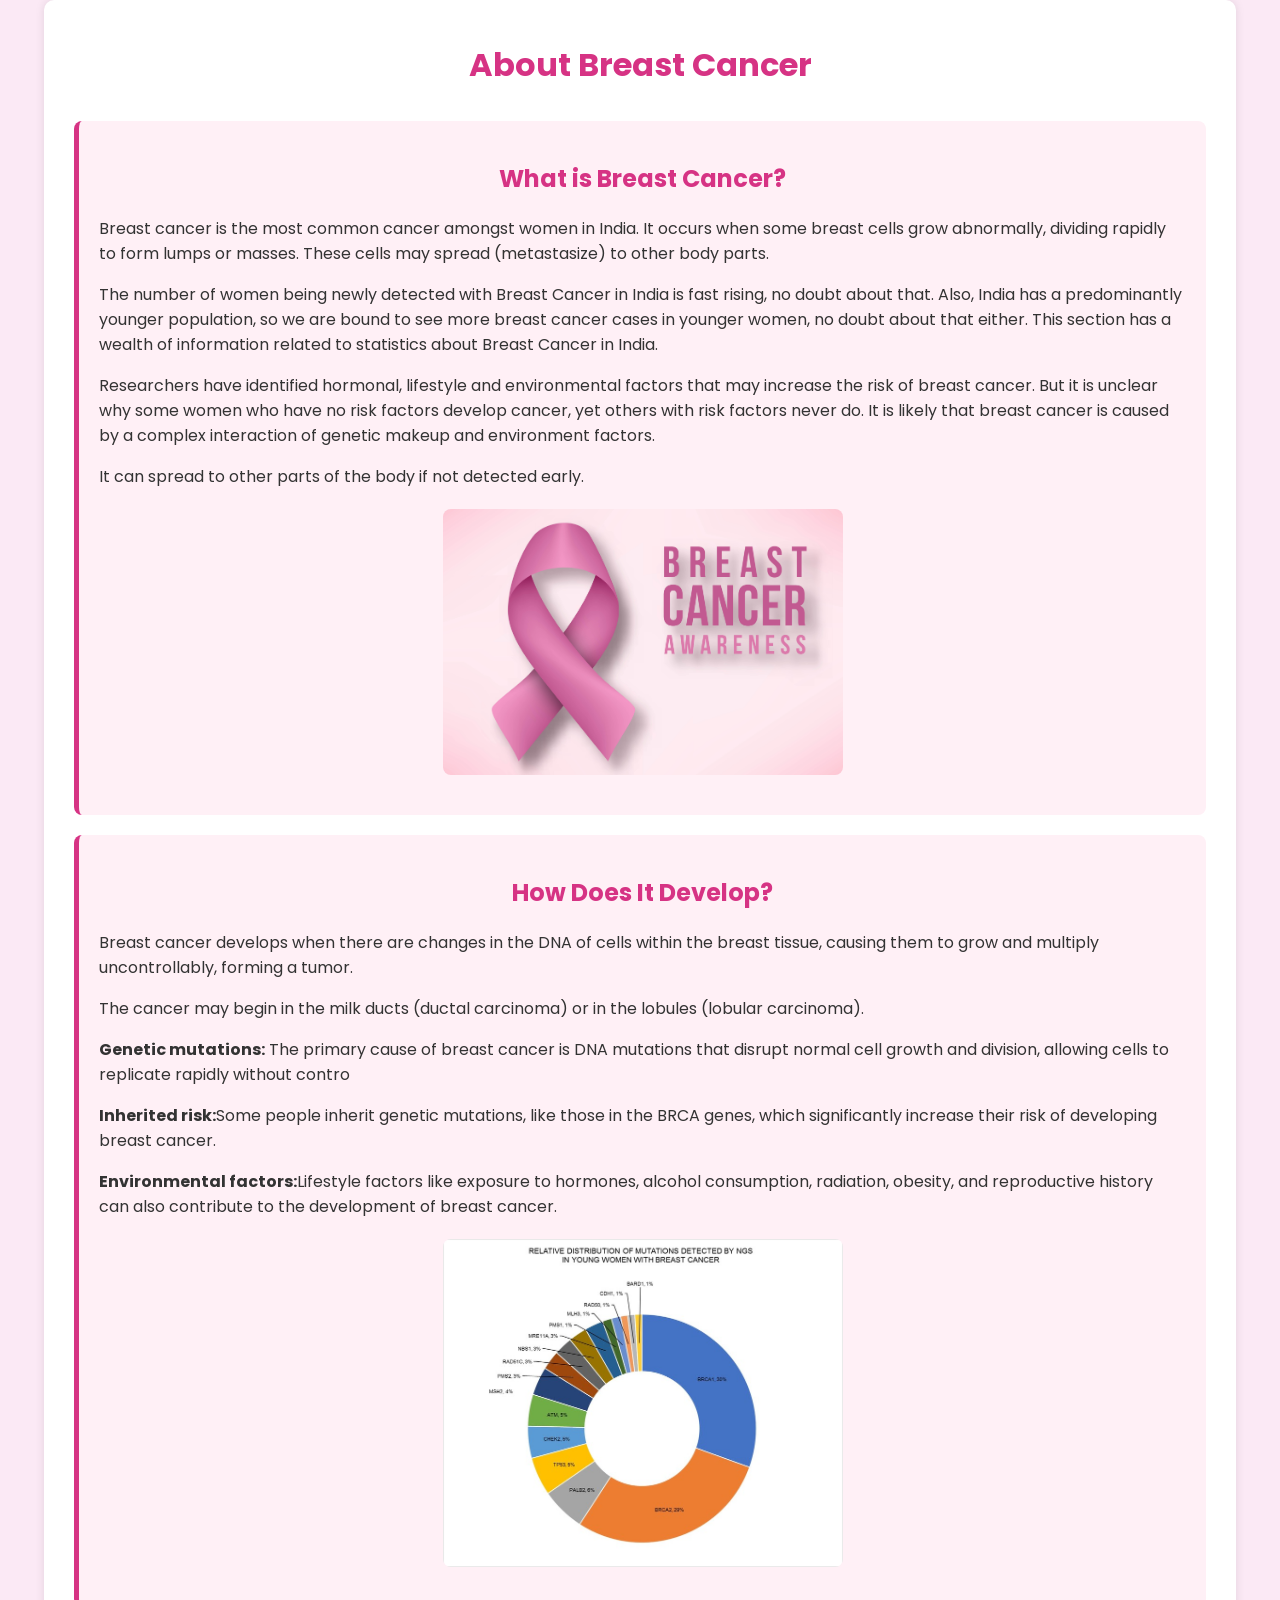
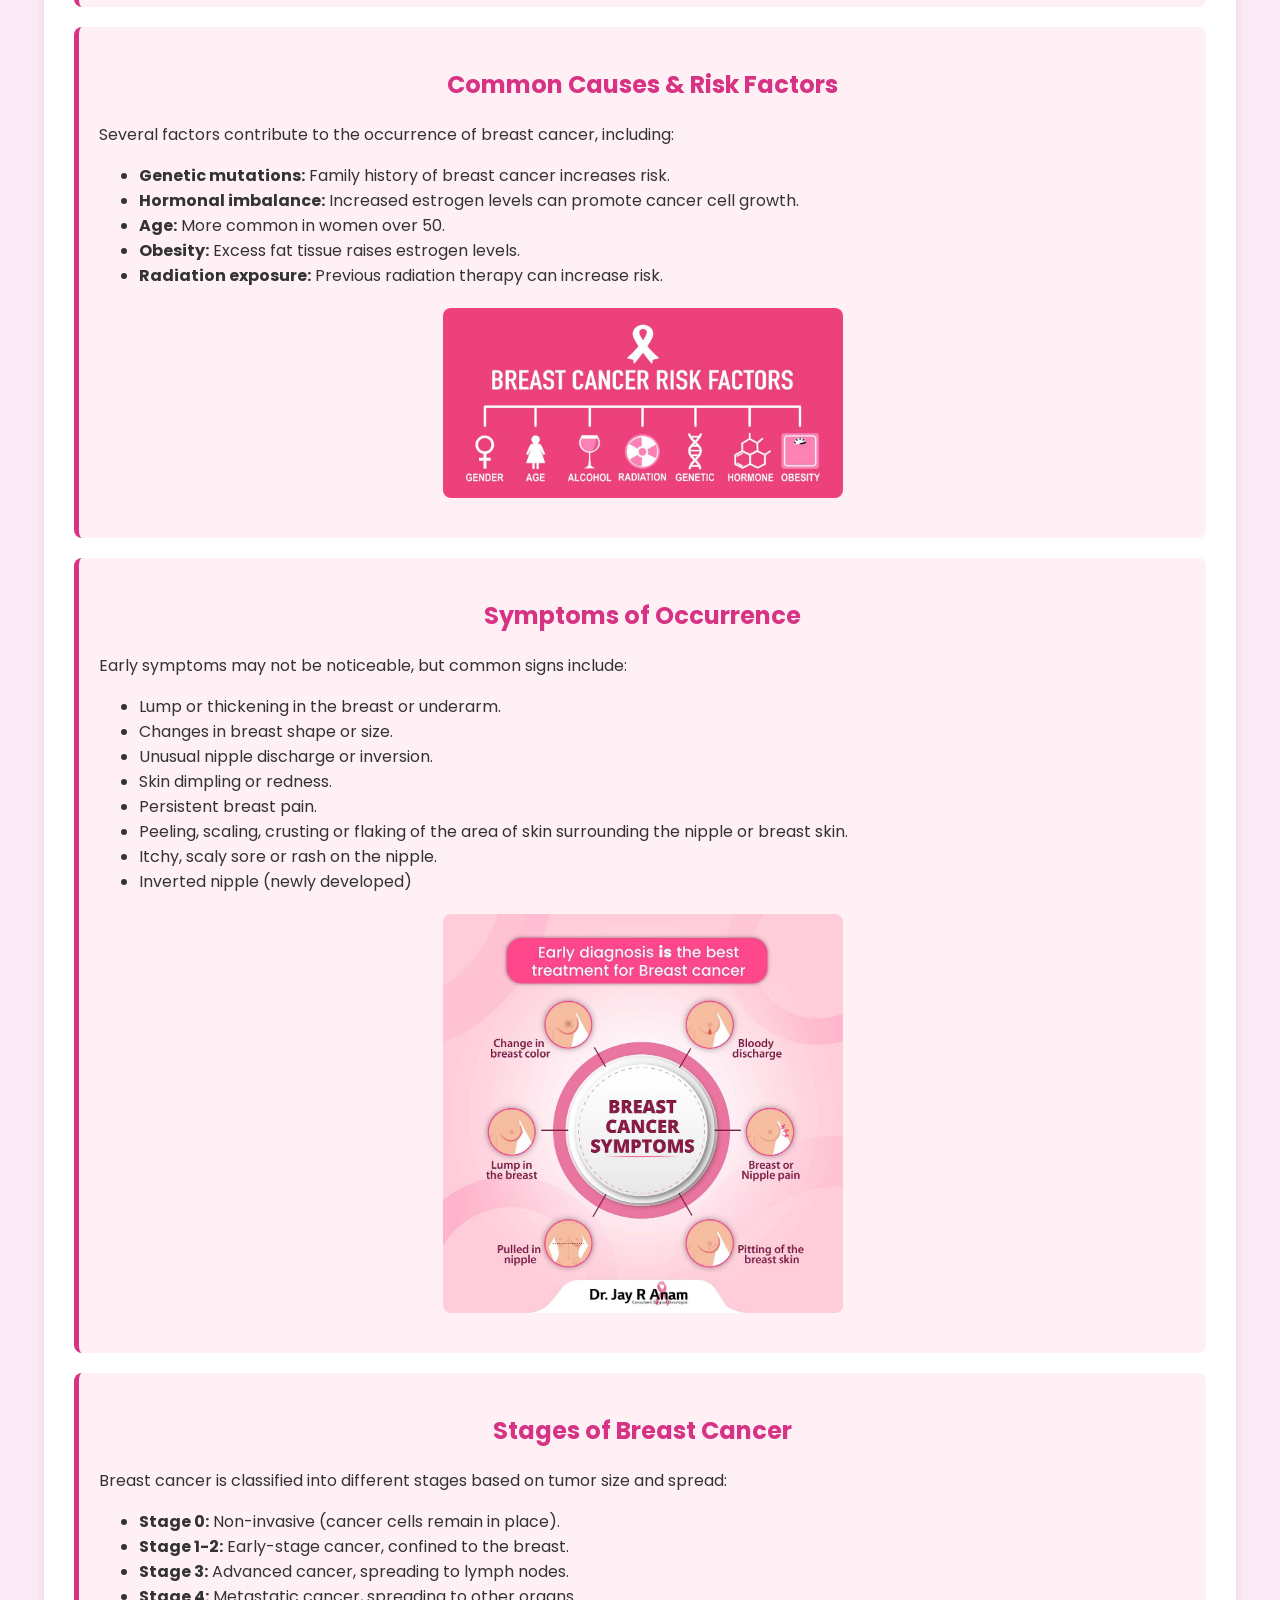
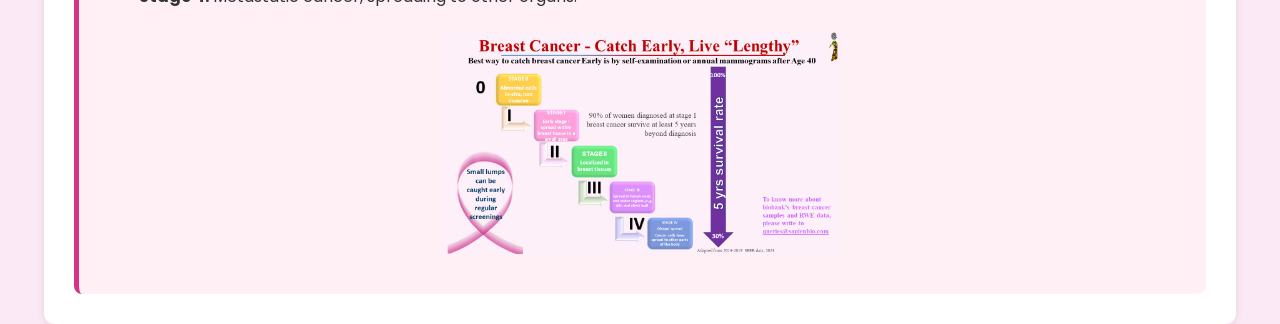
<file: templates/about.html>
<!DOCTYPE html>
<html lang="en">

<head>
    <meta charset="UTF-8">
    <meta name="viewport" content="width=device-width, initial-scale=1.0">
    <title>About Breast Cancer</title>
    <link href="https://fonts.googleapis.com/css2?family=Poppins:wght@300;400;600&display=swap" rel="stylesheet">
    <style>
        /* General Styling */
        body {
            font-family: 'Poppins', sans-serif;
            margin: 0;
            padding: 0;
            background-color: #fbe9f5;
            color: #333;
        }

        /* Container */
        .container {
            width: 90%;
            max-width: 1200px;
            margin: auto;
            padding: 20px;
            background: #fff;
            box-shadow: 0 0 10px rgba(0, 0, 0, 0.1);
            border-radius: 10px;
        }

        h1 {
            text-align: center;
            color: #d63384;
        }

        .content {
            display: flex;
            flex-wrap: wrap;
            justify-content: space-between;
        }

        /* Section Styling */
        .section {
            flex: 1 1 calc(50% - 20px);
            margin: 10px;
            padding: 20px;
            border-left: 5px solid #d63384;
            background: #fff0f6;
            border-radius: 8px;

        }

        .section h2 {
            color: #d63384;
            text-align: center;
        }

        .section ul {
            text-align: left;
        }

        .section img {
            width: 100%;
            max-width: 400px;
            border-radius: 8px;
            margin: 20px auto;
            display: block;
        }

        /* Responsive Design */
        @media (max-width: 1024px) {
            .section {
                flex: 1 1 100%;
                text-align: center;
            }

            .section ul {
                padding-left: 20px;
            }
        }

        @media (max-width: 768px) {
            .container {
                width: 95%;
                padding: 15px;
            }

            h1 {
                font-size: 24px;
            }

            .section {
                padding: 15px;
                text-align: left;
            }

            .section img {
                max-width: 100%;
            }
        }
    </style>
</head>

<body>

    <div class="container">
        <h1>About Breast Cancer</h1>
        <div class="content">

            <!-- What is Breast Cancer? -->
            <div class="section">
                <h2>What is Breast Cancer?</h2>
                <p>Breast cancer is the most common cancer amongst women in India. It occurs when some breast cells grow
                    abnormally, dividing rapidly to form lumps or masses. These cells may spread (metastasize) to other
                    body parts.</p>

                <p>The number of women being newly detected with Breast Cancer in India is fast rising, no doubt about
                    that. Also, India has a predominantly younger population, so we are bound to see more breast cancer
                    cases in younger women, no doubt about that either. This section has a wealth of information related
                    to statistics about Breast Cancer in India.</p>

                <p>Researchers have identified hormonal, lifestyle and environmental factors that may increase the risk
                    of breast cancer. But it is unclear why some women who have no risk factors develop cancer, yet
                    others with risk factors never do. It is likely that breast cancer is caused by a complex
                    interaction of genetic makeup and environment factors.</p>
                <p>It can spread to other parts of the body if not detected early.</p>
                <img src="../static/assets/breast-cancer-awareness.jpg" alt="Breast Cancer Cells">
            </div>

            <!-- How Does It Develop? -->
            <div class="section">
                <h2>How Does It Develop?</h2>
                <p>Breast cancer develops when there are changes in the DNA of cells within the breast tissue, causing them to grow and multiply uncontrollably, forming a tumor.</p>
                <p></p>
                <p>The cancer may begin in the milk ducts (ductal carcinoma) or in the lobules (lobular carcinoma).</p>

                <p><strong>Genetic mutations:</strong>
                    The primary cause of breast cancer is DNA mutations that disrupt normal cell growth and division, allowing cells to replicate rapidly without contro</p>

                    <p><strong>Inherited risk:</strong>Some people inherit genetic mutations, like those in the BRCA genes, which significantly increase their risk of developing breast cancer. </p>

                    <p><strong>Environmental factors:</strong>Lifestyle factors like exposure to hormones, alcohol consumption, radiation, obesity, and reproductive history can also contribute to the development of breast cancer.</p>
                <img src="../static/assets/mutation.png" alt="Genetic Mutation">
            </div>

            <!-- Common Causes & Risk Factors -->
            <div class="section">
                <h2>Common Causes & Risk Factors</h2>
                <p>Several factors contribute to the occurrence of breast cancer, including:</p>
                <ul>
                    <li><strong>Genetic mutations:</strong> Family history of breast cancer increases risk.</li>
                    <li><strong>Hormonal imbalance:</strong> Increased estrogen levels can promote cancer cell growth.
                    </li>
                    <li><strong>Age:</strong> More common in women over 50.</li>
                    <li><strong>Obesity:</strong> Excess fat tissue raises estrogen levels.</li>
                    <li><strong>Radiation exposure:</strong> Previous radiation therapy can increase risk.</li>
                </ul>
                <img src="../static/assets/risk-factors.jpg" alt="Risk Factors">
            </div>

            <!-- Symptoms of Occurrence -->
            <div class="section">
                <h2>Symptoms of Occurrence</h2>
                <p>Early symptoms may not be noticeable, but common signs include:</p>
                <ul>
                    <li>Lump or thickening in the breast or underarm.</li>
                    <li>Changes in breast shape or size.</li>
                    <li>Unusual nipple discharge or inversion.</li>
                    <li>Skin dimpling or redness.</li>
                    <li>Persistent breast pain.</li>
                    <li>Peeling, scaling, crusting or flaking of the area of skin surrounding the nipple or breast skin.</li>
                <li>Itchy, scaly sore or rash on the nipple.</li>
                <li>Inverted nipple (newly developed)</li>
                </ul>
                <img src="../static/assets/symptoms.jpg" alt="Breast Symptoms">
            </div>

            <!-- Stages of Breast Cancer -->
            <div class="section">
                <h2>Stages of Breast Cancer</h2>
                <p>Breast cancer is classified into different stages based on tumor size and spread:</p>
                <ul>
                    <li><strong>Stage 0:</strong> Non-invasive (cancer cells remain in place).</li>
                    <li><strong>Stage 1-2:</strong> Early-stage cancer, confined to the breast.</li>
                    <li><strong>Stage 3:</strong> Advanced cancer, spreading to lymph nodes.</li>
                    <li><strong>Stage 4:</strong> Metastatic cancer, spreading to other organs.</li>
                </ul>
                <img src="../static/assets/stage.jpg" alt="Breast Cancer Stages">
            </div>

        </div>
    </div>

</body>

</html>
</file>
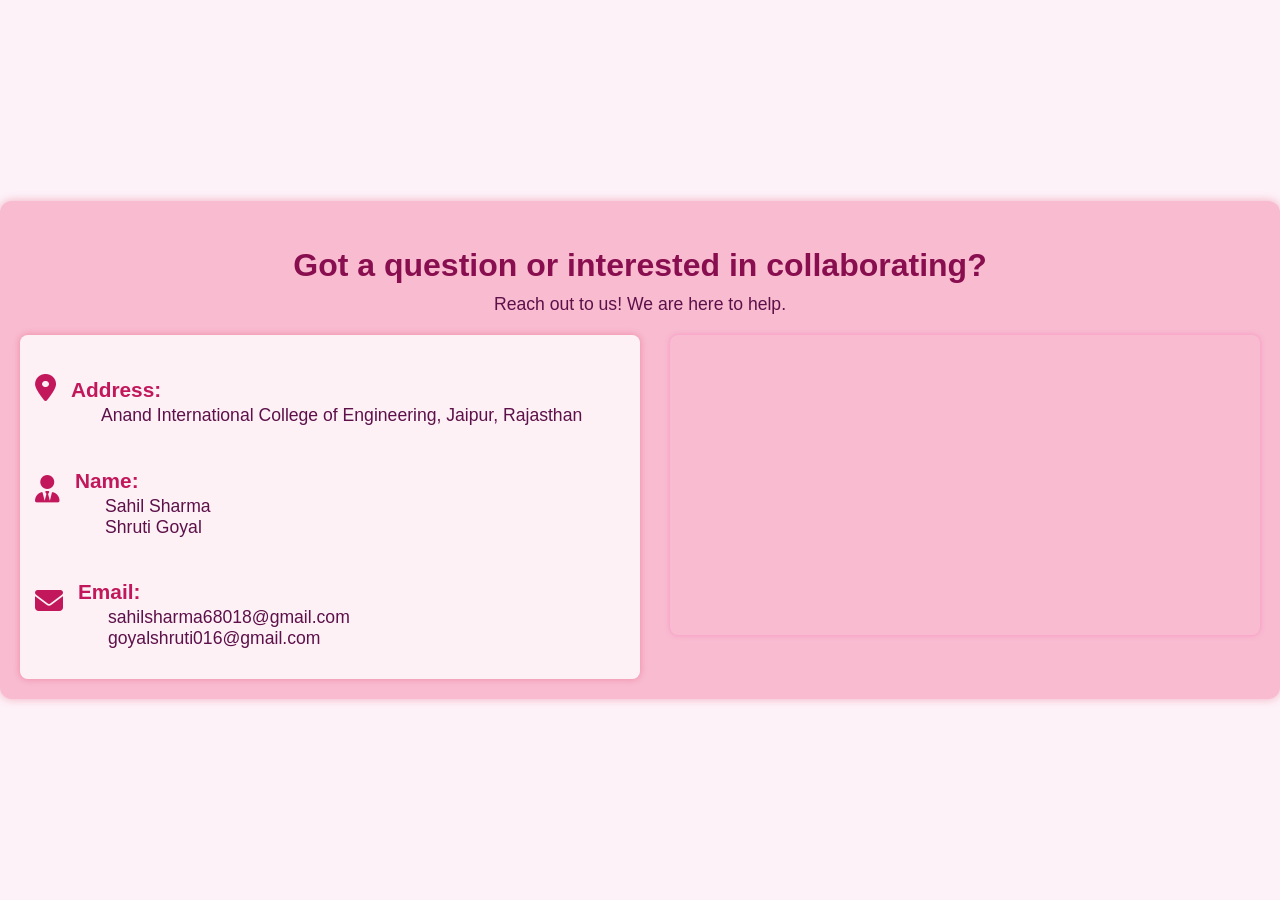
<file: templates/contact.html>
<!DOCTYPE html>
<html lang="en">

<head>
    <meta charset="UTF-8">
    <meta name="viewport" content="width=device-width, initial-scale=1.0">
    <title>Contact</title>
    <link rel="stylesheet" href="https://cdnjs.cloudflare.com/ajax/libs/font-awesome/6.7.2/css/all.min.css"
        integrity="sha512-Evv84Mr4kqVGRNSgIGL/F/aIDqQb7xQ2vcrdIwxfjThSH8CSR7PBEakCr51Ck+w+/U6swU2Im1vVX0SVk9ABhg=="
        crossorigin="anonymous" referrerpolicy="no-referrer" />
    <style>
        /* Global Styles */
        body {
            font-family: 'Poppins', sans-serif;
            margin: 0;
            padding: 0;
            background-color: #fdf2f8; /* Light Pink Background */
            display: flex;
            justify-content: center;
            align-items: center;
            min-height: 100vh;
            color: #333; /* Dark Text for Better Contrast */
            text-align: left;
        }

        /* Main Content */
        .main-content {
            width: 100%;
            background: #f8bbd0; /* Matching Section Background */
            padding: 20px;
            border-radius: 12px;
            box-shadow: 0px 0px 10px rgba(220, 20, 60, 0.3);
        }

        h2 {
            font-size: 2rem;
            font-weight: 600;
            margin-bottom: 10px;
            color: #880e4f; /* Dark Pink Heading */
            text-align: center;
        }

        p {
            font-size: 1.1rem;
            max-width: 600px;
            margin: 0 auto 20px;
            color: #5d1049; /* Slightly Darker Pink */
            text-align: center;
        }

        /* Contact Section */
        .contact-container {
            display: flex;
            justify-content: space-between;
            align-items: flex-start;
            gap: 30px;
        }

        /* Contact Info */
        .contact-info {
            width: 50%;
            padding: 15px;
            border-radius: 8px;
            background: rgba(255, 255, 255, 0.8); /* White Box */
            box-shadow: 0px 0px 7px rgba(220, 20, 60, 0.3);
        }

        .info-item {
            display: flex;
            align-items: center;
            margin-bottom: 15px;
        }

        .info-item h4 {
            font-size: 1.3rem;
            margin-bottom: 3px;
            color: #c2185b; /* Medium Pink */
        }

        /* Ensure Proper Vertical Alignment for Name & Email */
.info-item div {
    display: flex;
    flex-direction: column;
}

.info-item p {
    margin: 0; /* Remove extra margin */
    padding-left: 30px; /* Adjust this value as needed */
    text-align: left;
}


        .info-item i {
            font-size: 28px;
            color: #c2185b;
            margin-right: 15px;
        }

        /* Google Map */
        .map {
            width: 50%;
        }

        .map iframe {
            width: 100%;
            height: 300px;
            border-radius: 8px;
            border: none;
            box-shadow: 0px 0px 5px rgba(255, 105, 180, 0.5);
        }

        /* Responsive Design */
        @media (max-width: 768px) {
            .contact-container {
                flex-direction: column;
                align-items: center;
            }

            .contact-info, .map {
                width: 100%;
            }
        }
    </style>
</head>

<body>

    <!-- Main Contact Section -->
    <div class="main-content">
        <h2>Got a question or interested in collaborating?</h2>
        <p> Reach out to us! We are here to help.</p>

        <div class="contact-container">
            <!-- Contact Details (Left) -->
            <div class="contact-info">
                <div class="info-item">
                    <i class="fas fa-map-marker-alt"></i>
                    <div>
                        <h4>Address:</h4>
                        <p>Anand International College of Engineering, Jaipur, Rajasthan</p>
                    </div>
                </div>
                <div class="info-item">
                    <i class="fa-solid fa-user-tie"></i>
                    <div>
                        <h4>Name:</h4>
                        <p>Sahil Sharma</p>
                        <p>Shruti Goyal</p>
                    </div>
                </div>
                <div class="info-item">
                    <i class="fas fa-envelope"></i>
                    <div>
                        <h4>Email:</h4>
                        <p>sahilsharma68018@gmail.com</p>
                        <p>goyalshruti016@gmail.com</p>
                    </div>
                </div>
            </div>

            <!-- Google Map (Right) -->
            <div class="map">
                <iframe
                    src="https://www.google.com/maps/embed?pb=!1m18!1m12!1m3!1d3559.295363650188!2d75.9683648748933!3d26.862355462253884!2m3!1f0!2f0!3f0!3m2!1i1024!2i768!4f13.1!3m3!1m2!1s0x396db8be74c25e59%3A0x675325c0c46956fc!2sAnand%20International%20College%20of%20Engineering!5e0!3m2!1sen!2sin!4v1740547663276!5m2!1sen!2sin"
                    allowfullscreen="">
                </iframe>
            </div>
        </div>
    </div>

</body>

</html>
</file>
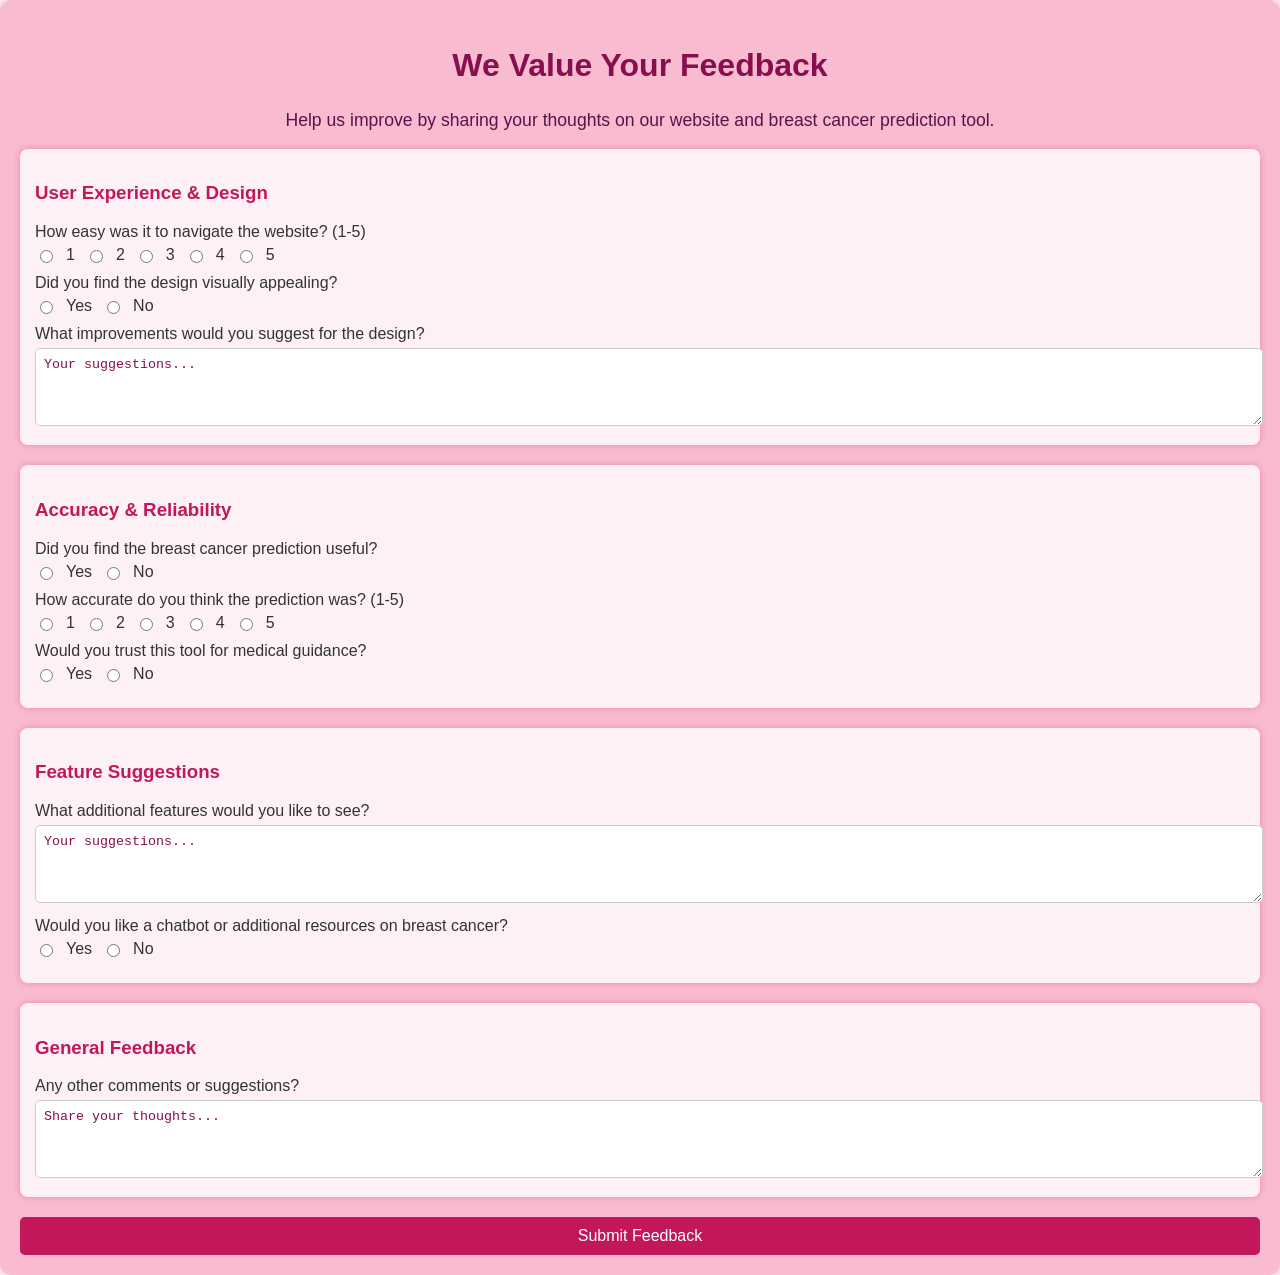
<file: templates/feedback.html>
<!DOCTYPE html>
<html lang="en">

<head>
    <meta charset="UTF-8">
    <meta name="viewport" content="width=device-width, initial-scale=1.0">
    <title>Feedback</title>
    <style>
        /* Global Styles */
body {
    font-family: 'Poppins', sans-serif;
    margin: 0;
    padding: 0;
    background-color: #fdf2f8; /* Light Pink Background */
    display: flex;
    justify-content: center;
    align-items: center;
    min-height: 100vh;
    color: #333;
}

/* Main Container */
.feedback-container {
    width: 100%;
    background: #f8bbd0; /* Matching Section Background */
    padding: 20px;
    border-radius: 12px;
    box-shadow: 0px 0px 10px rgba(220, 20, 60, 0.3);
    text-align: center;
}

/* Headings */
h2 {
    font-size: 2rem;
    font-weight: 600;
    color: #880e4f;
}

p {
    font-size: 1.1rem;
    color: #5d1049;
}

/* Form */
form {
    display: flex;
    flex-direction: column;
    gap: 20px;
}

/* Feedback Section */
.feedback-section {
    background: rgba(255, 255, 255, 0.8);
    padding: 15px;
    border-radius: 8px;
    box-shadow: 0px 0px 7px rgba(220, 20, 60, 0.3);
    text-align: left;
}

.feedback-section h3 {
    color: #c2185b;
}

/* Labels */
label {
    font-weight: 500;
    display: block;
    margin: 10px 0 5px;
}

/* Radio Button Groups */
.radio-group, .rating {
    display: flex;
    gap: 10px;
    margin-bottom: 10px;
}

/* Textarea */
textarea {
    width: 100%;
    min-height: 60px;
    padding: 8px;
    border: 1px solid #ccc;
    border-radius: 5px;
    resize: vertical;
}

textarea::placeholder {
    color: #880e4f; /* Dark Pink */
}

input::placeholder {
    color: #880e4f; /* Dark Pink */
  
}


/* Submit Button */
button {
    background: #c2185b;
    color: white;
    border: none;
    padding: 10px 15px;
    border-radius: 5px;
    font-size: 1rem;
    cursor: pointer;
    transition: 0.3s;
}

button:hover {
    background: #880e4f;
}

/* Responsive Design */
@media (max-width: 768px) {
    .feedback-container {
        width: 95%;
    }
}

    </style>
</head>

<body>
    <div class="feedback-container">
        <h2>We Value Your Feedback</h2>
        <p>Help us improve by sharing your thoughts on our website and breast cancer prediction tool.</p>

        <form action="/feedback" method="POST">
            <!-- User Experience & Design Feedback -->
            <div class="feedback-section">
                <h3>User Experience & Design</h3>
                <label>How easy was it to navigate the website? (1-5)</label>
                <div class="rating">
                    <input type="radio" name="navigation" value="1"> 1
                    <input type="radio" name="navigation" value="2"> 2
                    <input type="radio" name="navigation" value="3"> 3
                    <input type="radio" name="navigation" value="4"> 4
                    <input type="radio" name="navigation" value="5"> 5
                </div>

                <label>Did you find the design visually appealing?</label>
                <div class="radio-group">
                    <input type="radio" name="design" value="Yes"> Yes
                    <input type="radio" name="design" value="No"> No
                </div>

                <label>What improvements would you suggest for the design?</label>
                <textarea name="design_suggestions" placeholder="Your suggestions..."></textarea>
            </div>

            <!-- Accuracy & Reliability Feedback -->
            <div class="feedback-section">
                <h3>Accuracy & Reliability</h3>
                <label>Did you find the breast cancer prediction useful?</label>
                <div class="radio-group">
                    <input type="radio" name="useful" value="Yes"> Yes
                    <input type="radio" name="useful" value="No"> No
                </div>

                <label>How accurate do you think the prediction was? (1-5)</label>
                <div class="rating">
                    <input type="radio" name="accuracy" value="1"> 1
                    <input type="radio" name="accuracy" value="2"> 2
                    <input type="radio" name="accuracy" value="3"> 3
                    <input type="radio" name="accuracy" value="4"> 4
                    <input type="radio" name="accuracy" value="5"> 5
                </div>

                <label>Would you trust this tool for medical guidance?</label>
                <div class="radio-group">
                    <input type="radio" name="trust" value="Yes"> Yes
                    <input type="radio" name="trust" value="No"> No
                </div>
            </div>

            <!-- Feature Suggestions -->
            <div class="feedback-section">
                <h3>Feature Suggestions</h3>
                <label>What additional features would you like to see?</label>
                <textarea name="features" placeholder="Your suggestions..."></textarea>

                <label>Would you like a chatbot or additional resources on breast cancer?</label>
                <div class="radio-group">
                    <input type="radio" name="chatbot" value="Yes"> Yes
                    <input type="radio" name="chatbot" value="No"> No
                </div>
            </div>

            <!-- General Feedback -->
            <div class="feedback-section">
                <h3>General Feedback</h3>
                <label>Any other comments or suggestions?</label>
                <textarea name="general_feedback" placeholder="Share your thoughts..."></textarea>
            </div>

            <!-- Submit Button -->
            <button type="submit">Submit Feedback</button>
        </form>
    </div>
</body>
</html>
</file>
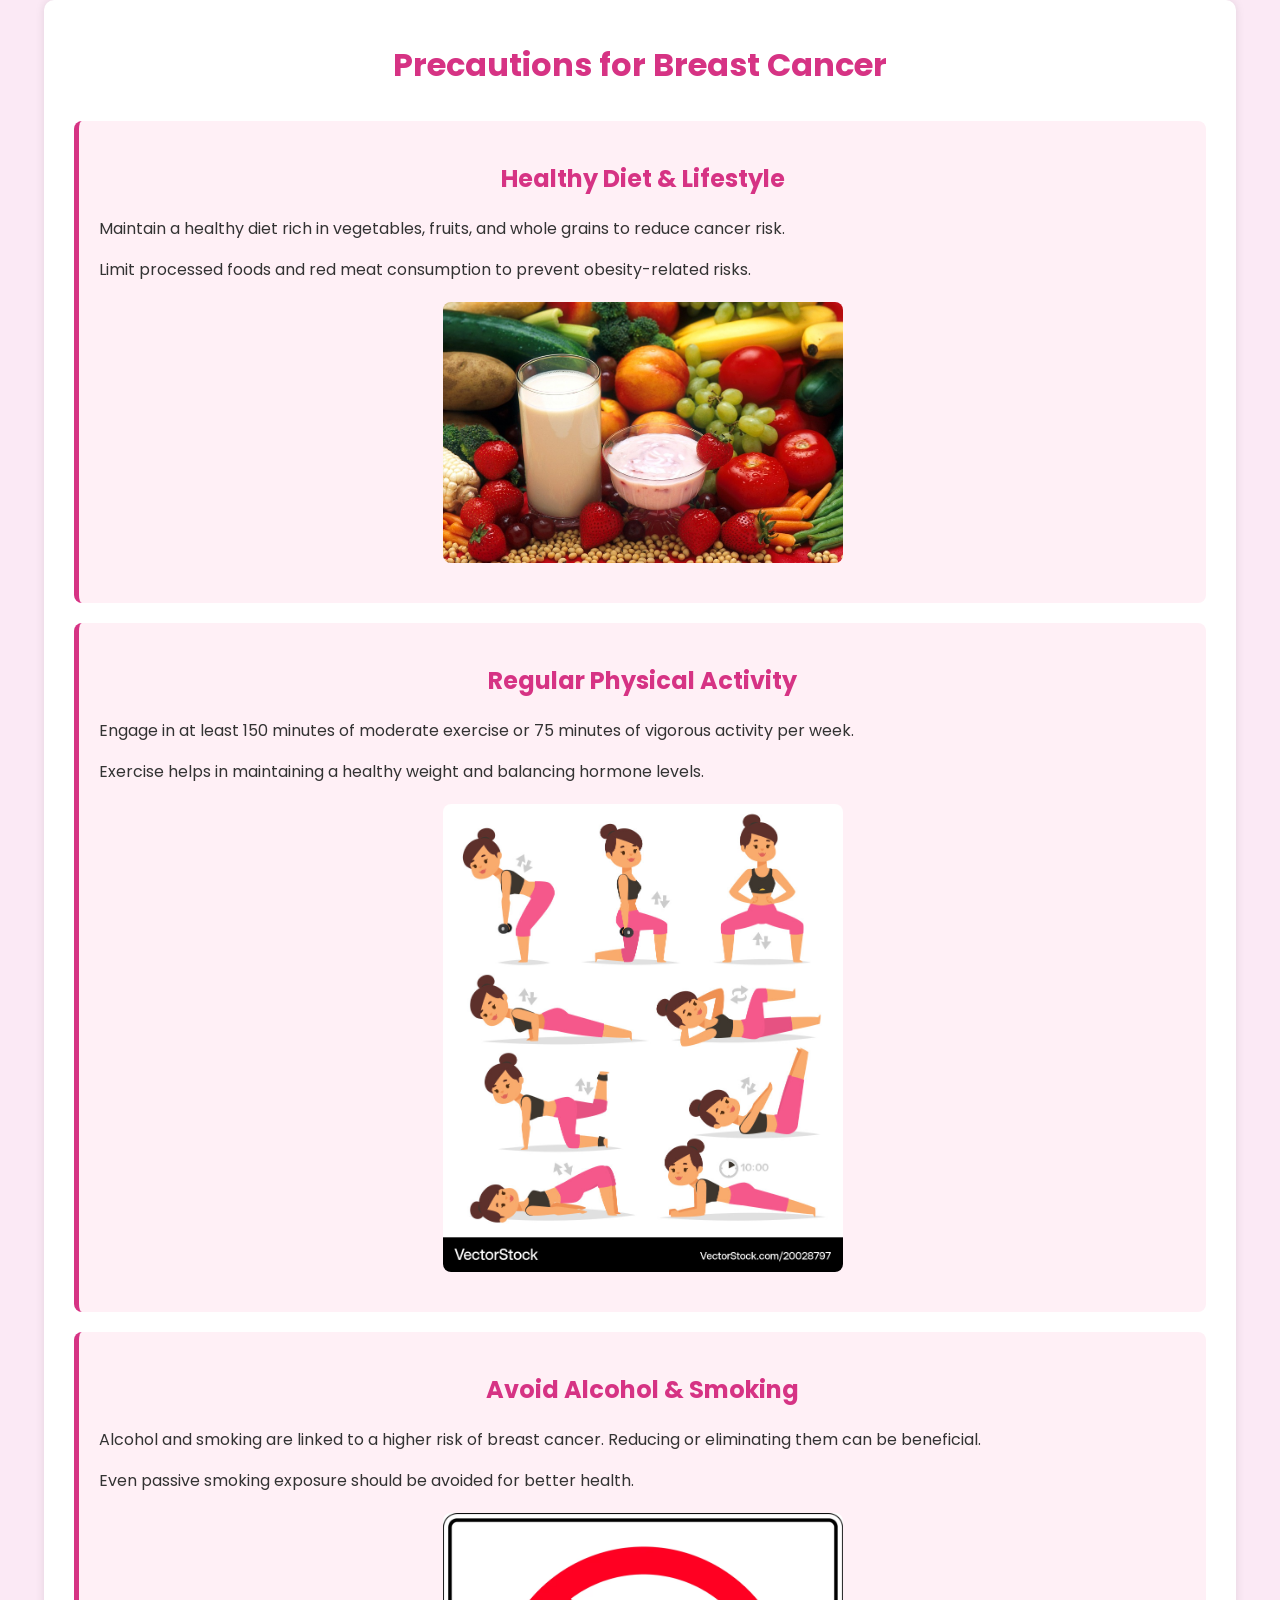
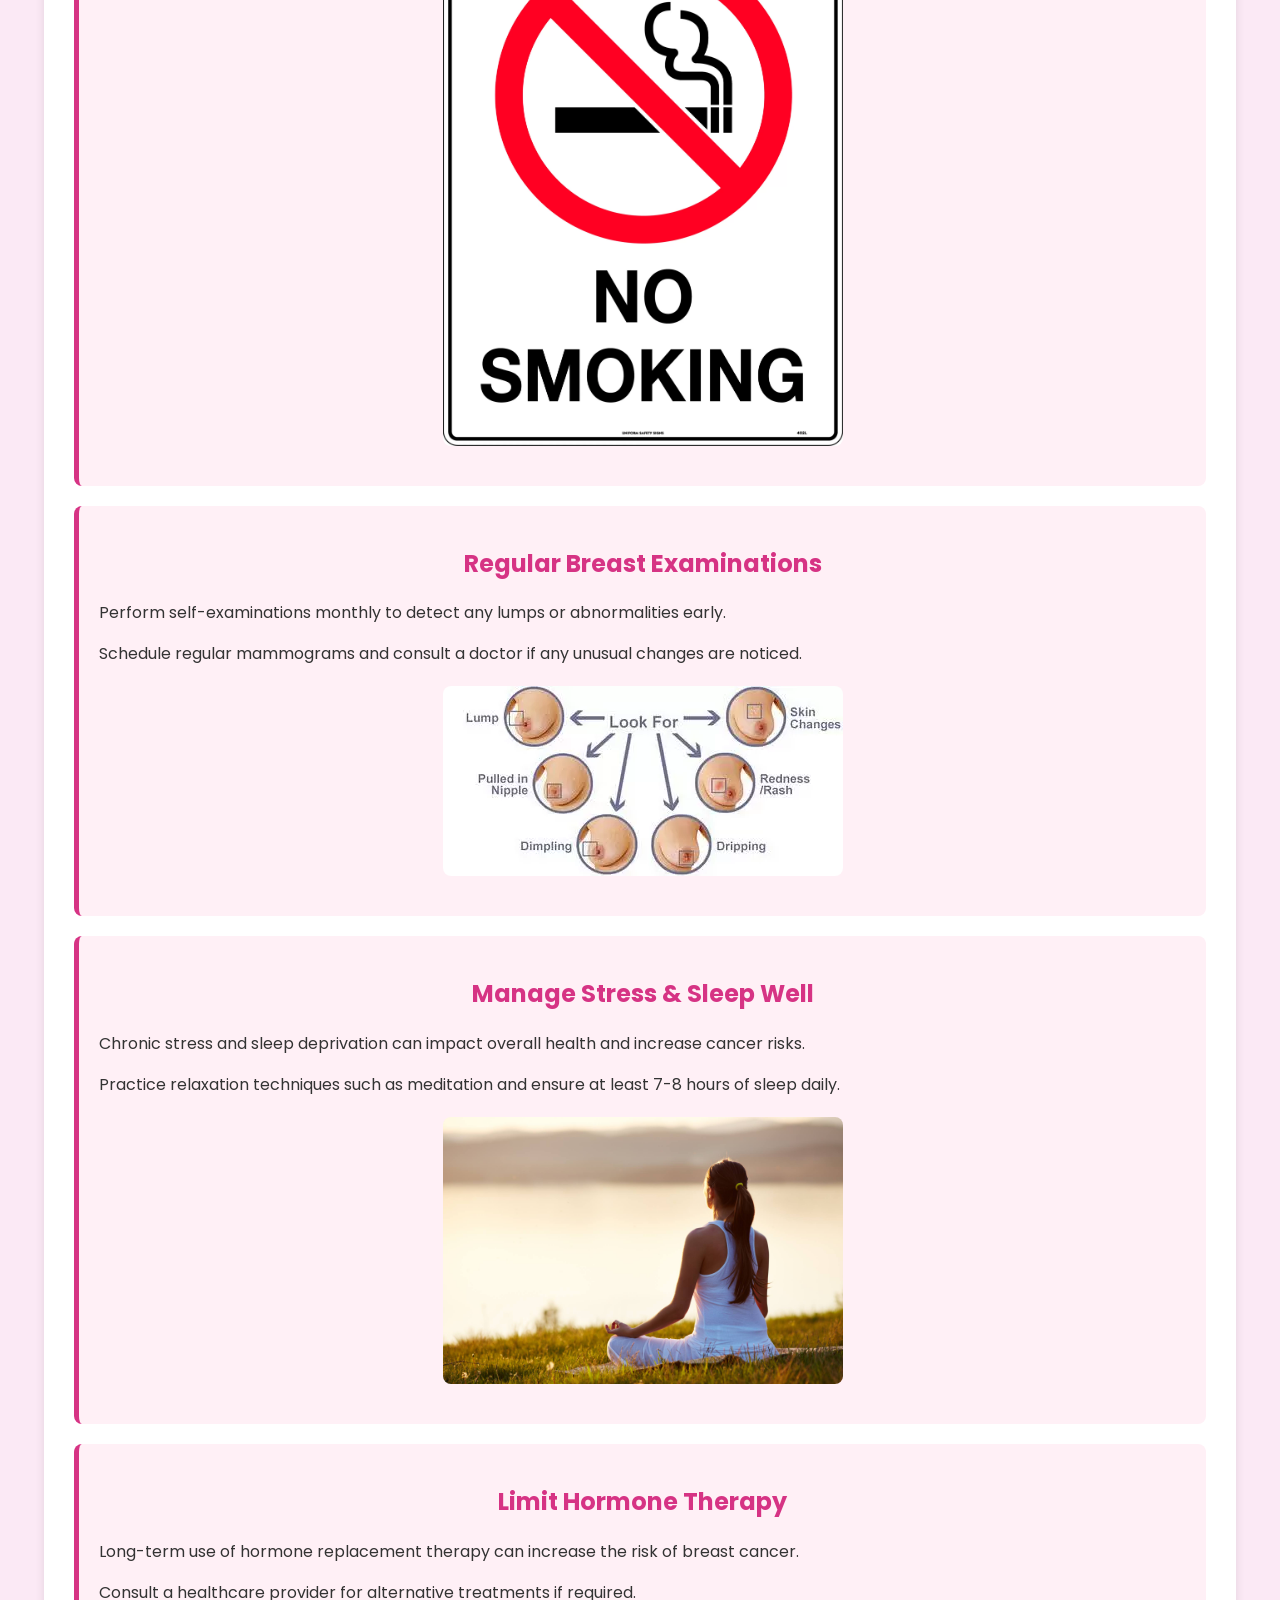
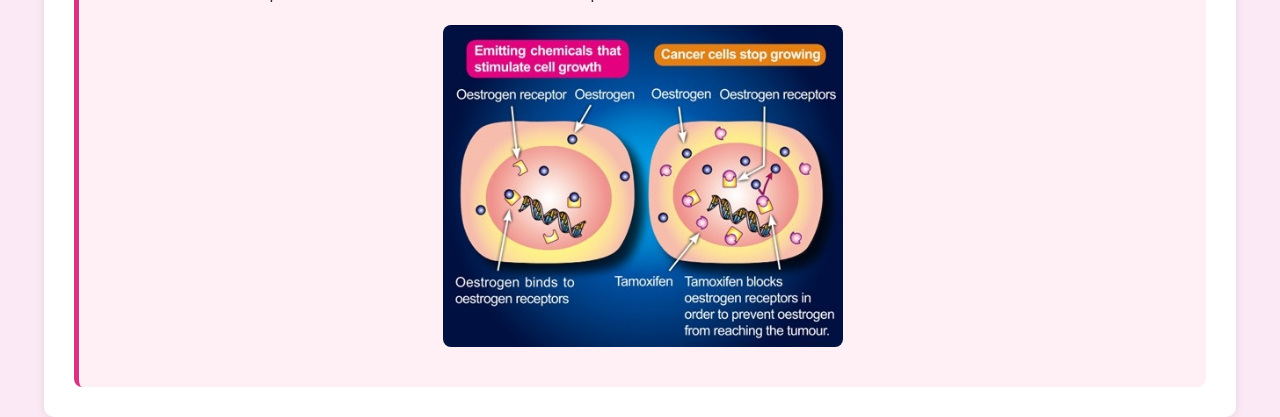
<file: templates/precautions.html>
<!DOCTYPE html>
<html lang="en">
<head>
    <meta charset="UTF-8">
    <meta name="viewport" content="width=device-width, initial-scale=1.0">
    <title>Precautions for Breast Cancer</title>
    <link href="https://fonts.googleapis.com/css2?family=Poppins:wght@300;400;600&display=swap" rel="stylesheet">
    <style>
        body {
            font-family: 'Poppins', sans-serif;
            margin: 0;
            padding: 0;
            background-color: #fbe9f5;
            color: #333;
        }
        .container {
            width: 90%;
            max-width: 1200px;
            margin: auto;
            padding: 20px;
            background: #fff;
            box-shadow: 0 0 10px rgba(0, 0, 0, 0.1);
            border-radius: 10px;
        }
        h1 {
            text-align: center;
            color: #d63384;
        }
        .content {
            display: flex;
            flex-wrap: wrap;
            justify-content: space-between;
        }
        .section {
            flex: 1 1 calc(50% - 20px);
            margin: 10px;
            padding: 20px;
            border-left: 5px solid #d63384;
            background: #fff0f6;
            border-radius: 8px;
        }
        .section img {
            width: 100%;
            max-width: 400px;
            border-radius: 8px;
            margin: 20px auto;
            height: auto;
            display: block;
        }

        .section h2 {
            color: #d63384;
            text-align: center;
        }
        @media (max-width: 768px) {
            .section {
                flex: 1 1 100%;
            }
        }
    </style>
</head>
<body>
    <div class="container">
        <h1>Precautions for Breast Cancer</h1>
        <div class="content">
            <div class="section">
                <h2>Healthy Diet & Lifestyle</h2>
                <p>Maintain a healthy diet rich in vegetables, fruits, and whole grains to reduce cancer risk.</p>
                <p>Limit processed foods and red meat consumption to prevent obesity-related risks.</p>
                <img src="../static/assets/healthy-food-prev.jpg" alt="Healthy Food">
            </div>
            <div class="section">
                <h2>Regular Physical Activity</h2>
                <p>Engage in at least 150 minutes of moderate exercise or 75 minutes of vigorous activity per week.</p>
                <p>Exercise helps in maintaining a healthy weight and balancing hormone levels.</p>
                <img src="../static/assets/exercise.jpg" alt="Exercise">
            </div>
            <div class="section">
                <h2>Avoid Alcohol & Smoking</h2>
                <p>Alcohol and smoking are linked to a higher risk of breast cancer. Reducing or eliminating them can be beneficial.</p>
                <p>Even passive smoking exposure should be avoided for better health.</p>
                <img src="../static/assets/no-smoking.webp" alt="No Smoking">
            </div>
            <div class="section">
                <h2>Regular Breast Examinations</h2>
                <p>Perform self-examinations monthly to detect any lumps or abnormalities early.</p>
                <p>Schedule regular mammograms and consult a doctor if any unusual changes are noticed.</p>
                <img src="../static/assets/checkup.webp" alt="Doctor Checkup">
            </div>
            <div class="section">
                <h2>Manage Stress & Sleep Well</h2>
                <p>Chronic stress and sleep deprivation can impact overall health and increase cancer risks.</p>
                <p>Practice relaxation techniques such as meditation and ensure at least 7-8 hours of sleep daily.</p>
                <img src="../static/assets/meditation.jpg" alt="Meditation">
            </div>
            <div class="section">
                <h2>Limit Hormone Therapy</h2>
                <p>Long-term use of hormone replacement therapy can increase the risk of breast cancer.</p>
                <p>Consult a healthcare provider for alternative treatments if required.</p>
                <img src="../static/assets/therapy.jpg" alt="Hormone Therapy">
            </div>
        </div>
    </div>
</body>
</html>
</file>
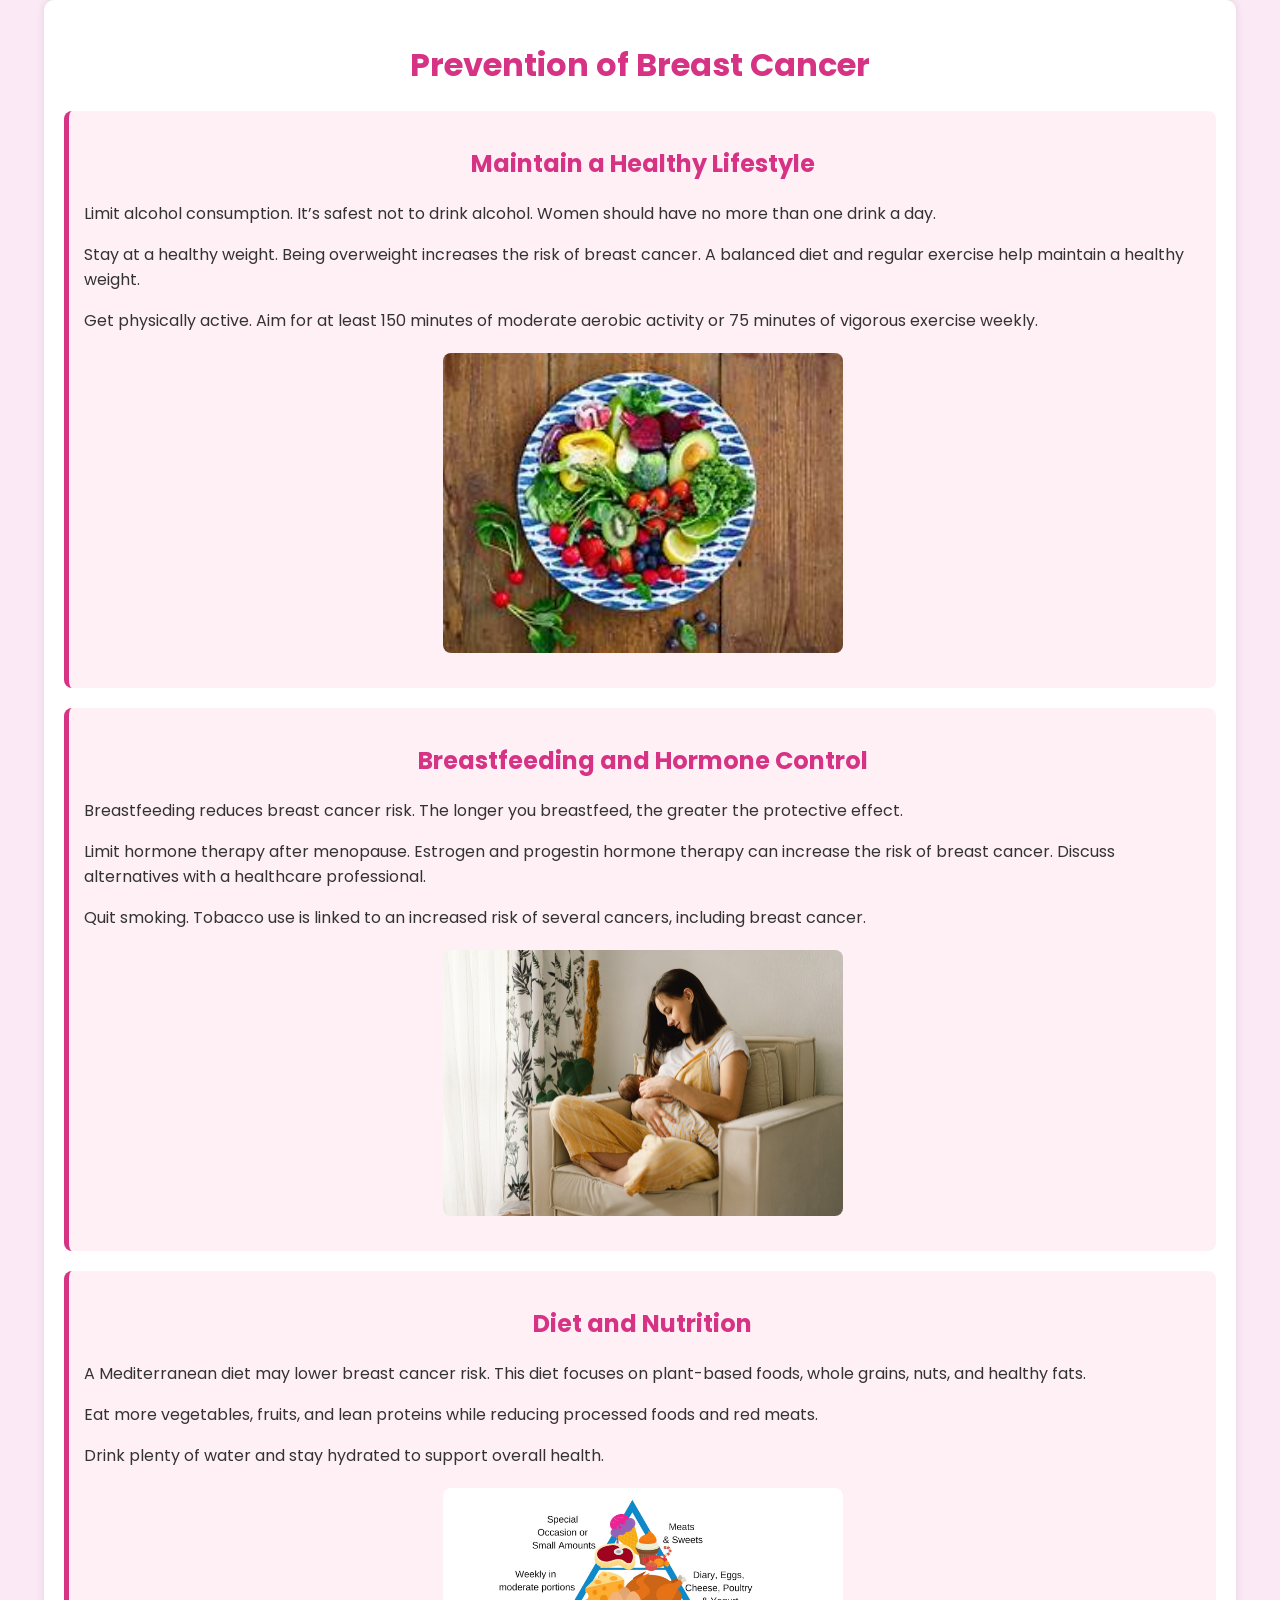
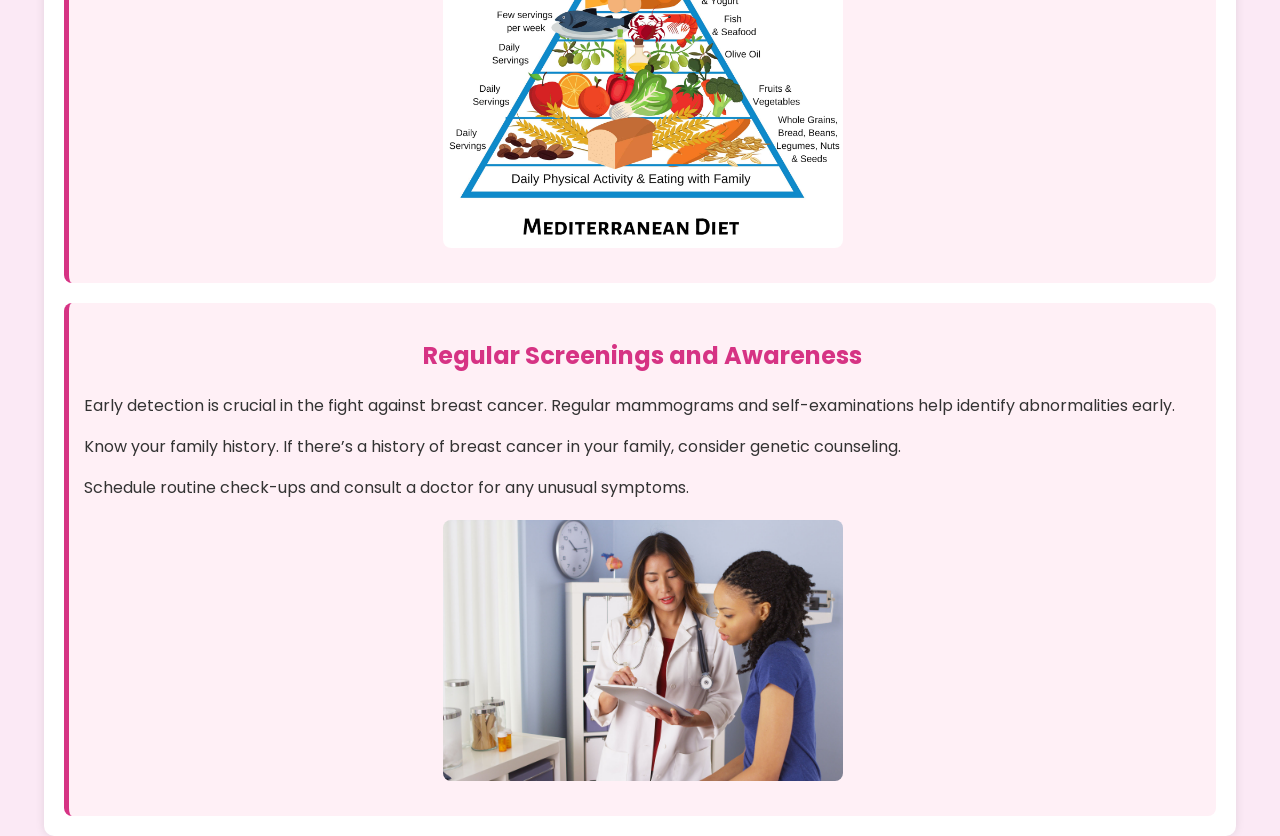
<file: templates/prevention.html>
<!DOCTYPE html>
<html lang="en">
<head>
    <meta charset="UTF-8">
    <meta name="viewport" content="width=device-width, initial-scale=1.0">
    <title>Prevention of Breast Cancer</title>
    <link href="https://fonts.googleapis.com/css2?family=Poppins:wght@300;400;600&display=swap" rel="stylesheet">
    <style>
        body {
            font-family: 'Poppins', sans-serif;
            margin: 0;
            padding: 0;
            background-color: #fbe9f5;
            color: #333;
        }
        .container {
            width: 90%;
            max-width: 1200px;
            margin: auto;
            padding: 20px;
            background: #fff;
            box-shadow: 0 0 10px rgba(0, 0, 0, 0.1);
            border-radius: 10px;
        }
        h1 {
            text-align: center;
            color: #d63384;
        }
        .content {
            display: flex;
            flex-wrap: wrap;
            gap: 20px;
            justify-content: center;
        }
        .section {
            flex: 1 1 calc(50% - 20px);
            min-width: 300px;
            padding: 15px;
            border-left: 5px solid #d63384;
            background: #fff0f6;
            border-radius: 8px;
         
        }
        .section img {
            width: 100%;
            max-width: 400px;
            border-radius: 8px;
            margin: 20px auto;
            display: block;
        }
        .section h2 {
            color: #d63384;
            text-align: center;
        }
        @media (max-width: 768px) {
            .section {
                flex: 1 1 100%;
            }
        }
    </style>
</head>
<body>
    <div class="container">
        <h1>Prevention of Breast Cancer</h1>
        <div class="content">
            <div class="section">
                <h2>Maintain a Healthy Lifestyle</h2>
                <p>Limit alcohol consumption. It’s safest not to drink alcohol. Women should have no more than one drink a day.</p>
                <p>Stay at a healthy weight. Being overweight increases the risk of breast cancer. A balanced diet and regular exercise help maintain a healthy weight.</p>
                <p>Get physically active. Aim for at least 150 minutes of moderate aerobic activity or 75 minutes of vigorous exercise weekly.</p>
                <img src="../static/assets/healthy-food.jpg" alt="Healthy Food">
            </div>
            <div class="section">
                <h2>Breastfeeding and Hormone Control</h2>
                <p>Breastfeeding reduces breast cancer risk. The longer you breastfeed, the greater the protective effect.</p>
                <p>Limit hormone therapy after menopause. Estrogen and progestin hormone therapy can increase the risk of breast cancer. Discuss alternatives with a healthcare professional.</p>
                <p>Quit smoking. Tobacco use is linked to an increased risk of several cancers, including breast cancer.</p>
                <img src="../static/assets/breastfeeding.jpg" alt="Breastfeeding">
            </div>
            <div class="section">
                <h2>Diet and Nutrition</h2>
                <p>A Mediterranean diet may lower breast cancer risk. This diet focuses on plant-based foods, whole grains, nuts, and healthy fats.</p>
                <p>Eat more vegetables, fruits, and lean proteins while reducing processed foods and red meats.</p>
                <p>Drink plenty of water and stay hydrated to support overall health.</p>
                <img src="../static/assets/Mediterranean-Diet.jpg" alt="Mediterranean Diet">
            </div>
            <div class="section">
                <h2>Regular Screenings and Awareness</h2>
                <p>Early detection is crucial in the fight against breast cancer. Regular mammograms and self-examinations help identify abnormalities early.</p>
                <p>Know your family history. If there’s a history of breast cancer in your family, consider genetic counseling.</p>
                <p>Schedule routine check-ups and consult a doctor for any unusual symptoms.</p>
                <img src="../static/assets/doctor.jpg" alt="Doctor Checkup">
            </div>
        </div>
    </div>
</body>
</html>
</file>
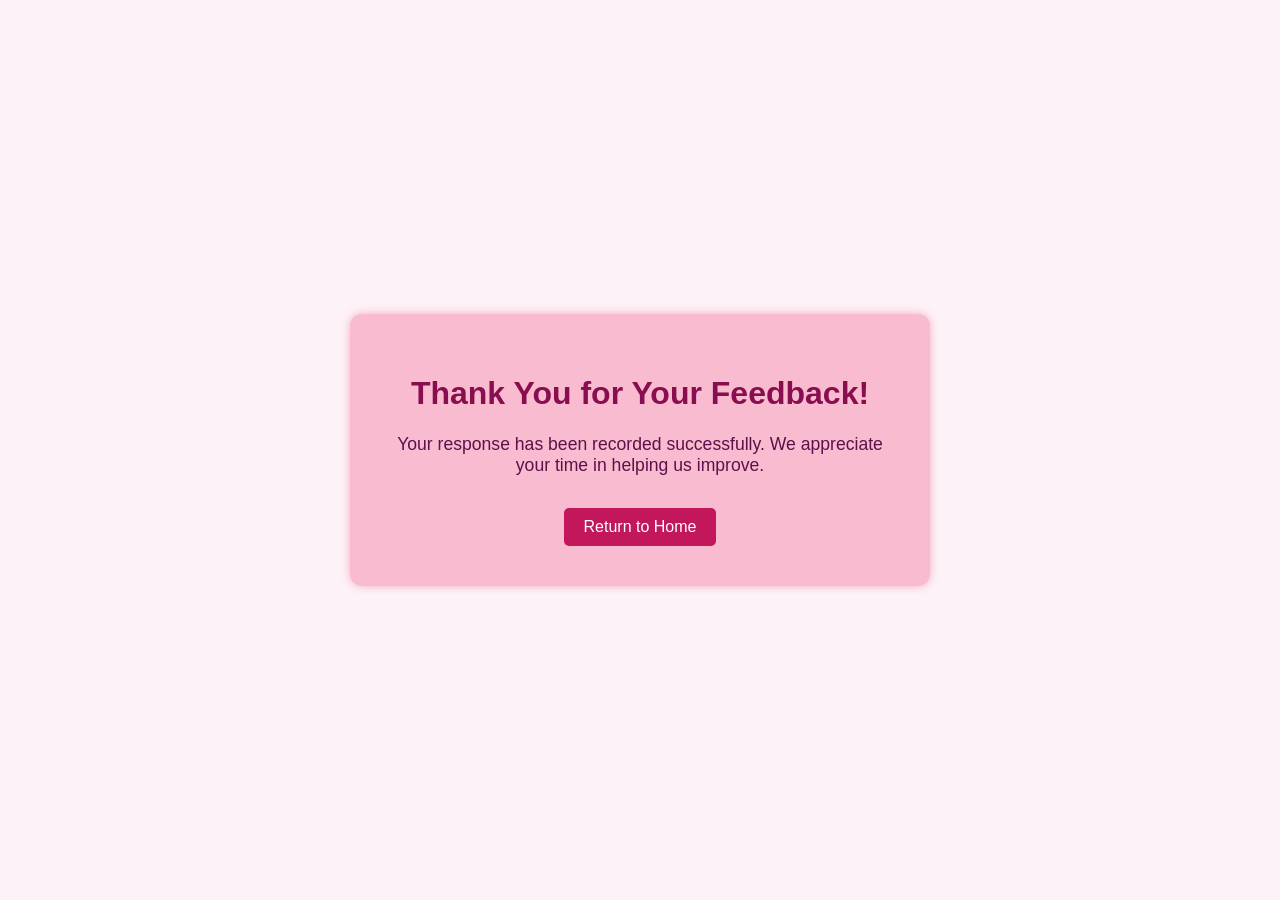
<file: templates/thank_you.html>
<!DOCTYPE html>
<html lang="en">
<head>
    <meta charset="UTF-8">
    <meta name="viewport" content="width=device-width, initial-scale=1.0">
    <title>Thank You</title>
    <style>
        /* Global Styles */
        body {
            font-family: 'Poppins', sans-serif;
            margin: 0;
            padding: 0;
            background-color: #fdf2f8; /* Light Pink */
            display: flex;
            justify-content: center;
            align-items: center;
            min-height: 100vh;
            text-align: center;
        }

        .thank-you-container {
            background: #f8bbd0; /* Matching Theme */
            padding: 40px;
            border-radius: 12px;
            box-shadow: 0px 0px 10px rgba(220, 20, 60, 0.3);
            max-width: 500px;
        }

        h1 {
            font-size: 2rem;
            color: #880e4f;
        }

        p {
            font-size: 1.1rem;
            color: #5d1049;
        }

        .home-btn {
            display: inline-block;
            background: #c2185b;
            color: white;
            padding: 10px 20px;
            border-radius: 5px;
            text-decoration: none;
            font-size: 1rem;
            margin-top: 15px;
            transition: 0.3s;
        }

        .home-btn:hover {
            background: #880e4f;
        }
    </style>
</head>
<body>
    <div class="thank-you-container">
        <h1>Thank You for Your Feedback!</h1>
        <p>Your response has been recorded successfully. We appreciate your time in helping us improve.</p>
        <a href="/" class="home-btn">Return to Home</a>
    </div>
</body>
</html>
</file>
